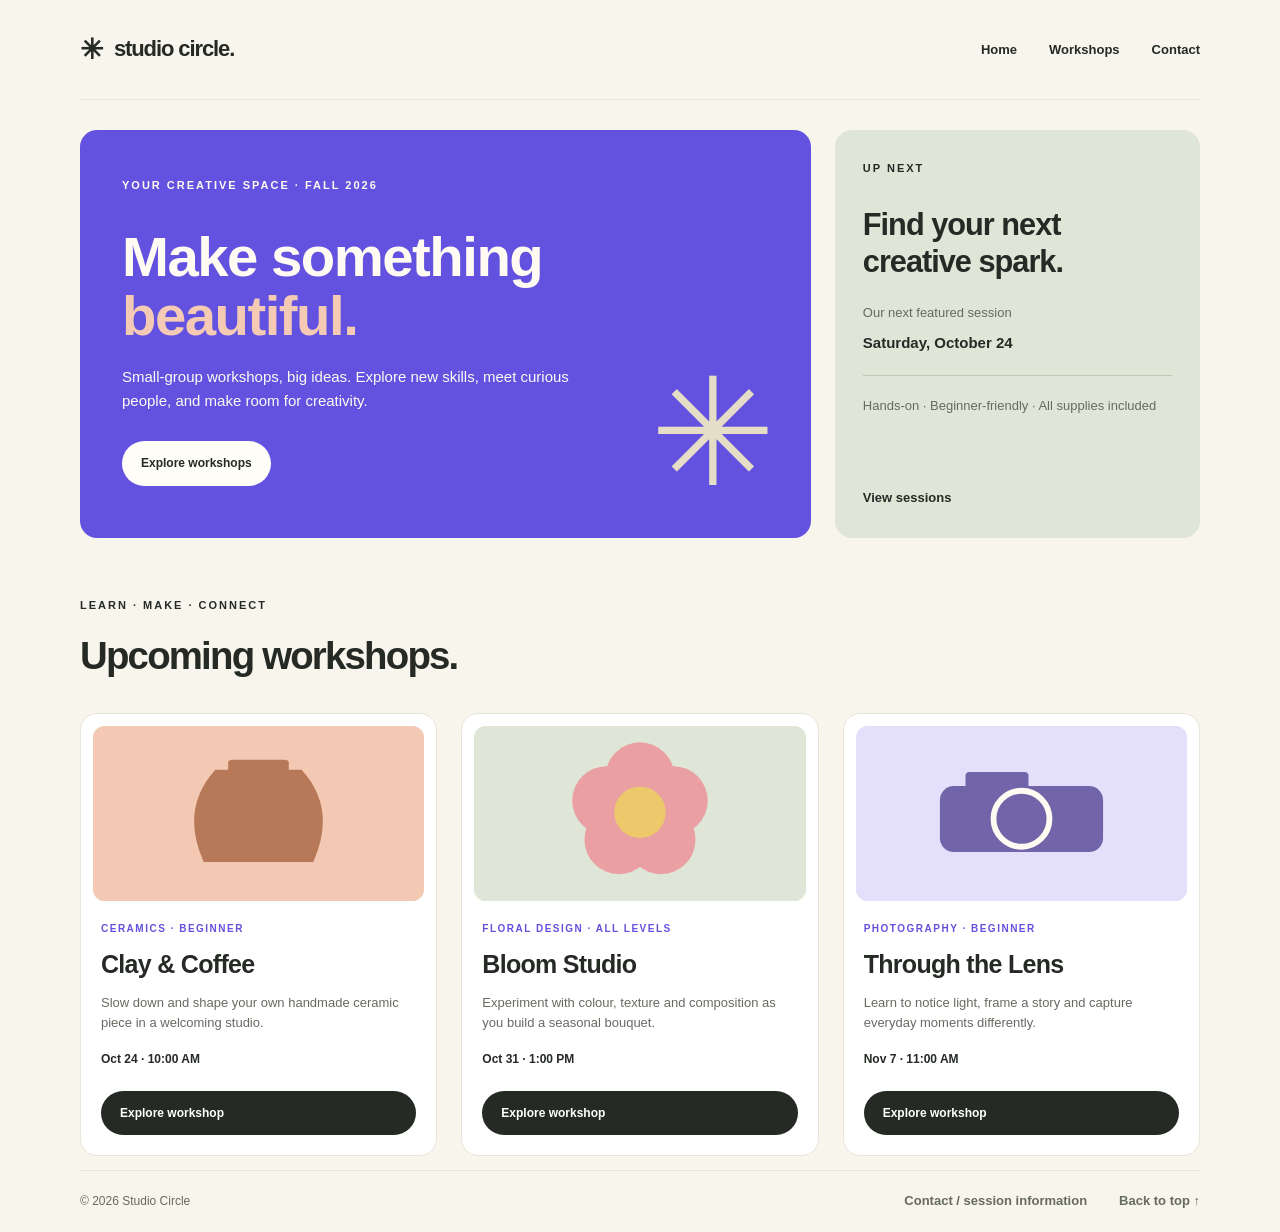
<file: index.html>
<!DOCTYPE html>
<html lang="en">
<head>
  <meta charset="UTF-8">
  <meta name="viewport" content="width=device-width, initial-scale=1.0">
  <meta name="description" content="Discover creative workshops in design, photography and art.">
  <title>Studio Circle | Creative Workshops</title>
  <link rel="stylesheet" href="css/style.css">
</head>
<body>
  <a class="skip-link" href="#home">Skip to main content</a>
  <header class="site-header">
    <a class="logo" href="#home" aria-label="Studio Circle home"><span class="logo-mark" aria-hidden="true">✳</span> studio circle<span class="logo-dot">.</span></a>
    <nav aria-label="Main navigation"><a href="#home">Home</a><a href="#workshops">Workshops</a><a href="#contact">Contact</a></nav>
  </header>
  <main class="container" id="home" tabindex="-1">
    <section class="hero-grid" aria-label="Featured workshop and details">
      <div class="spotlight">
        <span class="eyebrow">YOUR CREATIVE SPACE · FALL 2026</span>
        <h1>Make something <em>beautiful.</em></h1>
        <p>Small-group workshops, big ideas. Explore new skills, meet curious people, and make room for creativity.</p>
        <a class="button button-light" href="#workshops">Explore workshops</a>
        <div class="spotlight-deco" aria-hidden="true">✳</div>
      </div>
      <aside class="quick-info" aria-label="Upcoming session information">
        <span class="eyebrow">UP NEXT</span>
        
        <h2>Find your next creative spark.</h2>
        <p>Our next featured session</p>
        <strong><time datetime="2026-10-24">Saturday, October 24</time></strong>
        <span class="info-divider"></span>
        <p>Hands-on · Beginner-friendly · All supplies included</p>
        <a href="#workshops" class="text-link">View sessions</a>
      </aside>
    </section>
    <section class="workshops" id="workshops" aria-labelledby="workshops-heading">
      <div class="section-heading"><div><span class="eyebrow">LEARN · MAKE · CONNECT</span><h2 id="workshops-heading">Upcoming workshops.</h2></div><p>Find your next favourite thing to make.</p></div>
      <div class="cards-gallery">
        <article class="card"><div class="card-art art-pottery"><img src="assets/pottery.svg" alt="Illustration of a terracotta pot" width="640" height="400" loading="lazy"><span class="art-label">01 / CREATE</span></div><div class="card-content"><span class="category">CERAMICS · BEGINNER</span><h3>Clay & Coffee</h3><p>Slow down and shape your own handmade ceramic piece in a welcoming studio.</p><div class="card-meta"><time datetime="2026-10-24T10:00">Oct 24 · 10:00 AM</time></div><a class="button button-dark" href="sessions.html#clay-details">Explore workshop</a></div></article>
        <article class="card"><div class="card-art art-floral"><img src="assets/floral.svg" alt="Illustration of a pink flower with a golden centre" width="640" height="400" loading="lazy"><span class="art-label">02 / GROW</span></div><div class="card-content"><span class="category">FLORAL DESIGN · ALL LEVELS</span><h3>Bloom Studio</h3><p>Experiment with colour, texture and composition as you build a seasonal bouquet.</p><div class="card-meta"><time datetime="2026-10-31T13:00">Oct 31 · 1:00 PM</time></div><a class="button button-dark" href="sessions.html#bloom-details">Explore workshop</a></div></article>
        <article class="card"><div class="card-art art-photo"><img src="assets/photo.svg" alt="Illustration of a purple camera on a lavender background" width="640" height="400" loading="lazy"><span class="art-label">03 / EXPLORE</span></div><div class="card-content"><span class="category">PHOTOGRAPHY · BEGINNER</span><h3>Through the Lens</h3><p>Learn to notice light, frame a story and capture everyday moments differently.</p><div class="card-meta"><time datetime="2026-11-07T11:00">Nov 7 · 11:00 AM</time></div><a class="button button-dark" href="sessions.html#lens-details">Explore workshop</a></div></article>
      </div>
    </section>

  </main>
  <footer class="site-footer" id="contact">
    <div class="footer-copy"><p>© 2026 Studio Circle</p></div>
    <nav aria-label="Footer navigation"><a href="sessions.html">Contact / session information</a><a href="#home">Back to top ↑</a></nav>
  </footer>
</body>
</html>
</file>
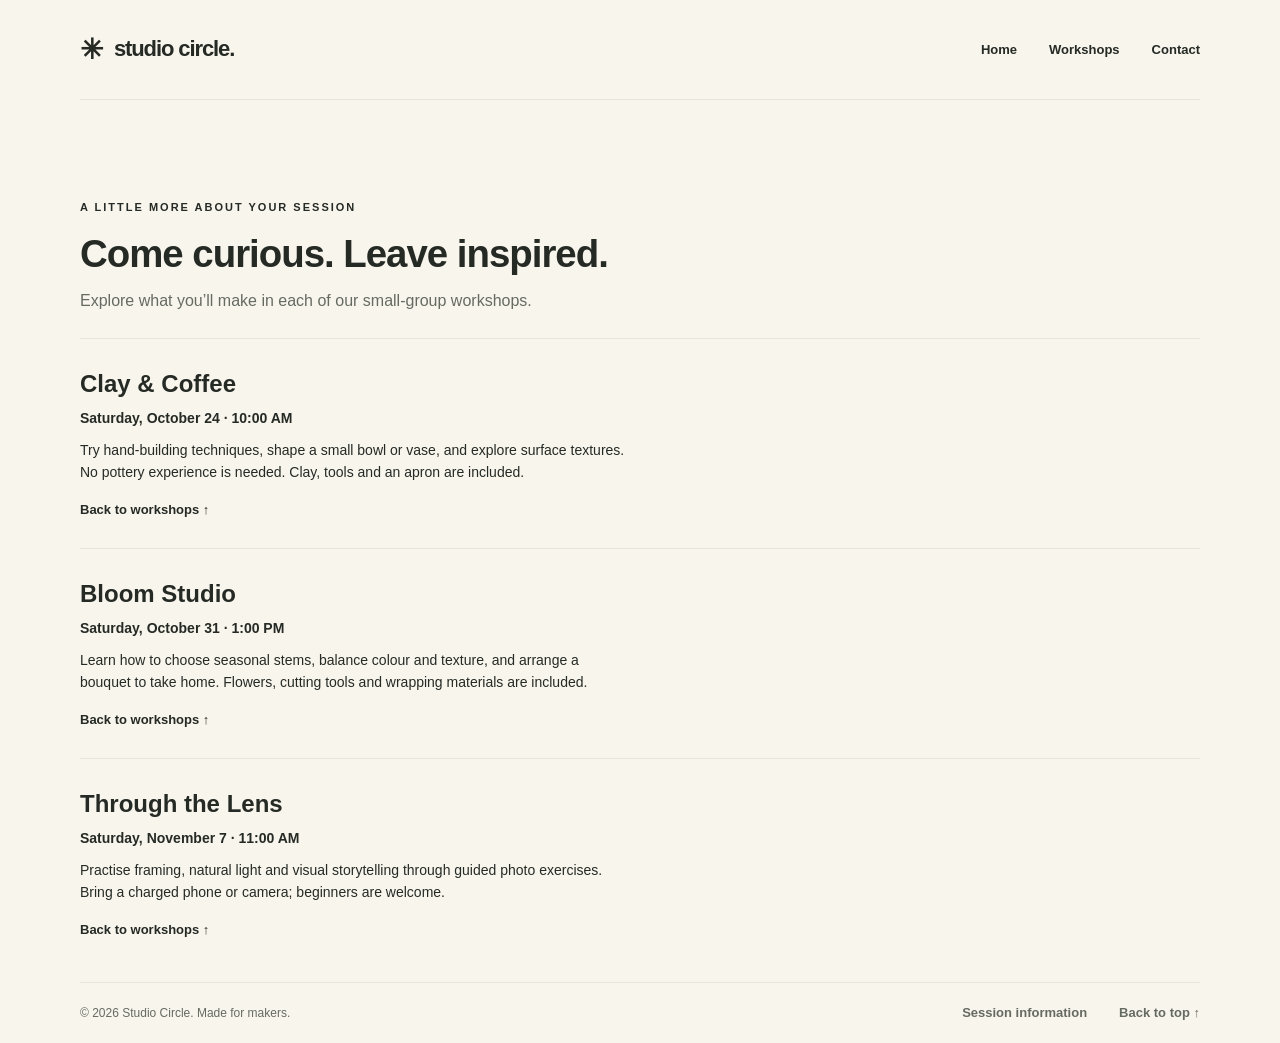
<file: sessions.html>
<!DOCTYPE html>
<html lang="en">
<head>
  <meta charset="UTF-8">
  <meta name="viewport" content="width=device-width, initial-scale=1.0">
  <meta name="description" content="Discover creative workshops in design, photography and art.">
  <title>Session Details | Studio Circle</title>
  <link rel="stylesheet" href="css/style.css">
</head>
<body>
  <a class="skip-link" href="index.html#home">Skip to main content</a>
  <header class="site-header">
    <a class="logo" href="index.html#home" aria-label="Studio Circle home"><span class="logo-mark" aria-hidden="true">✳</span> studio circle<span class="logo-dot">.</span></a>
    <nav aria-label="Main navigation"><a href="index.html#home">Home</a><a href="index.html#workshops">Workshops</a><a href="#contact">Contact</a></nav>
  </header>
  <main class="container" id="home" tabindex="-1">
    <section class="session-section" aria-labelledby="session-heading">
      <span class="eyebrow">A LITTLE MORE ABOUT YOUR SESSION</span>
      <h2 id="session-heading">Come curious. Leave inspired.</h2>
      <p class="session-intro">Explore what you’ll make in each of our small-group workshops.</p>
      <article class="session-detail" id="clay-details" tabindex="-1"><h3>Clay & Coffee</h3><p class="session-date">Saturday, October 24 · 10:00 AM</p><p>Try hand-building techniques, shape a small bowl or vase, and explore surface textures. No pottery experience is needed. Clay, tools and an apron are included.</p><a class="text-link" href="index.html#workshops">Back to workshops ↑</a></article>
      <article class="session-detail" id="bloom-details" tabindex="-1"><h3>Bloom Studio</h3><p class="session-date">Saturday, October 31 · 1:00 PM</p><p>Learn how to choose seasonal stems, balance colour and texture, and arrange a bouquet to take home. Flowers, cutting tools and wrapping materials are included.</p><a class="text-link" href="index.html#workshops">Back to workshops ↑</a></article>
      <article class="session-detail" id="lens-details" tabindex="-1"><h3>Through the Lens</h3><p class="session-date">Saturday, November 7 · 11:00 AM</p><p>Practise framing, natural light and visual storytelling through guided photo exercises. Bring a charged phone or camera; beginners are welcome.</p><a class="text-link" href="index.html#workshops">Back to workshops ↑</a></article>
    </section>
  </main>
  <footer class="site-footer" id="contact">
    <div class="footer-copy"><p>© 2026 Studio Circle. Made for makers.</p></div>
    <nav aria-label="Footer navigation"><a href="#session-heading">Session information</a><a href="index.html#home">Back to top ↑</a></nav>
  </footer>
</body>
</html>
</file>
<file: css/style.css>
:root { --ink:#252a25; --muted:#666b62; --cream:#f8f5ed; --orange:#6252df; --peach:#dfe6d7; --border:#e9e4d9; --radius:17px; }

* { 
   margin:0; 
   padding:0; 
   box-sizing:border-box; }

html { 
   scroll-behavior:smooth; 
}

body { 
   background:var(--cream); 
   color:var(--ink); 
   font-family:Arial,Helvetica,sans-serif; 
   line-height:1.55; 
}

a { 
   color:inherit; 
   text-decoration:none; 
}

a:focus-visible { 
   outline:3px solid var(--orange); 
   outline-offset:4px; 
}

.site-header, .site-footer { 
   display:flex; 
   justify-content:space-between; 
   align-items:center; 
   gap:18px; 
   flex-wrap:wrap; 
}

.site-header { 
   max-width:1280px;
   margin:0 auto 20px; 
   padding:25px 0; 
   width:calc(100% - 40px); 
   border-bottom:1px solid var(--border); 
}

.logo { 
   font-size:22px; 
   font-weight:800; 
   letter-spacing:-1.1px; 
   white-space:nowrap; 
}

.logo-mark { 
   color:var(--ink); 
   font-size:28px; 
   vertical-align:middle; 
   margin-right:7px; 
}

.logo-dot { 
   color:inherit;
}

nav { 
   display:flex; 
   flex-wrap:wrap; 
   gap:18px; 
   font-size:13px; 
   font-weight:700; 
}

nav a:hover,.site-footer a:hover { 
   color:var(--orange);
 }


.container { 
   max-width:1440px; 
   margin:0 auto; 
   padding:0 20px 65px; 
}

.hero-grid, .cards-gallery { 
   display:grid; 
   grid-template-columns:1fr; 
   gap:24px; 
}

.spotlight, .quick-info { 
   border-radius:var(--radius); 
   min-width:0; 
}

.spotlight { 
   background:var(--orange); 
   color:#fffaf2; 
   padding:45px 28px; 
   position:relative; 
   overflow:hidden; 
   min-height:335px; 
}

.eyebrow,.category { 
   font-size:11px; 
   font-weight:800; 
   letter-spacing:2px; 
}

.spotlight h1 { 
   font-size:clamp(36px,4.4vw,64px); 
   letter-spacing:-1.5px; 
   line-height:1.05; 
   max-width:630px; 
   margin:30px 0 20px; 
   position:relative; 
   z-index:1; 
}

.spotlight h1 em { 
   font-family:inherit; 
   font-style:normal; 
   font-weight:800;
   color:#f4cab5; 
}

.spotlight p { 
   max-width:450px; 
   font-size:15px; 
   position:relative; 
   z-index:1; 
}

.button { 
   display:inline-flex; 
   justify-content:flex-start; 
   align-items:center; 
   gap:22px; 
   border-radius:40px; 
   padding:13px 19px; 
   font-size:12px; 
   font-weight:800; 
   transition:transform .2s; 
}

.button:hover { 
   transform:translateY(-2px);
 }

.button-light { 
   background:#fffdf7; 
   color:var(--ink); 
   margin-top:29px; 
   position:relative; 
   z-index:1; 
}

.spotlight-deco { 
   display:none; 
   position:absolute; 
   right:35px; 
   bottom:30px; 
   font-size:150px; 
   line-height:1; 
   color:#e5ddc5; 
   opacity:1; 
}

.quick-info { 
   min-height:260px; 
   background:var(--peach); 
   padding:35px 28px; 
   display:flex; 
   flex-direction:column; 
   align-items:flex-start; 
}

.info-icon { 
   font-size:67px; 
   color:var(--orange); 
   line-height:1.3; 
   margin-top:17px; 
}

.quick-info h2 { 
   font-size:clamp(24px,2.4vw,35px); 
   letter-spacing:-1px; 
   line-height:1.2; 
   margin:30px 0 22px; 
}

.quick-info p { 
   color:#666b62; 
   font-size:13px; 
   margin-bottom:8px; }

.quick-info strong { 
   font-size:15px; 
}

.info-divider { 
   width:100%; 
   border-top:1px solid #bec9b4; 
   margin:20px 0; 
}

.text-link { 
   margin-top:auto; 
   padding-top:17px; 
   font-weight:800; 
   font-size:13px; 
   text-decoration:none; 
}

.workshops { 
   padding-top:54px; 
}

.section-heading { 
   margin-bottom:27px;
}

.section-heading h2 { 
   font-size:clamp(30px,3vw,43px); 
   letter-spacing:-1.8px; 
   margin-top:9px; }

.section-heading p { 
   color:var(--muted); 
   font-size:13px; 
   margin-top:8px; 
}

.card { 
   display:flex; 
   flex-direction:column; 
   background:#fff; 
   border:1px solid var(--border); 
   border-radius:var(--radius); 
   overflow:hidden; 
   min-width:0; 
}

.card-art { 
   height:175px;
   margin:12px 12px 0; 
   border-radius:12px; 
   overflow:hidden; 
   display:flex; 
   align-items:center; 
   justify-content:center; 
   position:relative;
 }

.card-art>span:first-child { 
   font-family:Georgia,serif; 
   font-size:142px; 
   line-height:1; 
}

.art-pottery { 
   background:#e6d3c0; 
   color:#9f7054; }
   
.art-floral { 
   background:#dfe8c9; 
   color:#7d976a; }
   
.art-photo { 
   background:#d7e1e7; 
   color:#567f92; 
}

.art-label { 
   display:none; 
   position:absolute; 
   bottom:15px; 
   left:19px; 
   font-size:10px; 
   font-weight:800; 
   letter-spacing:2px; 
   color:var(--ink);
 }

.card-content { 
   padding:20px; 
   display:flex; 
   flex-direction:column; 
   flex:1; 
}


.category { 
   color:var(--orange); 
   font-size:10px; 
   letter-spacing:1.5px; 
}

.card h3 { 
   font-size:25px; 
   letter-spacing:-.7px; 
   margin:9px 0; 
}

.card p { 
   font-size:13px; 
   color:var(--muted); 
   margin-bottom:17px; 
}

.card-meta { 
   font-size:12px; 
   font-weight:800; 
   margin-bottom:22px; 
}

.button-dark { 
   background:var(--ink); 
   color:white; 
   margin-top:auto; 
   align-self:stretch; 
}

.site-footer { 
   border-top:1px solid var(--border); 
   padding:26px 20px; max-width:1280px; 
   margin:0 auto; font-size:12px; 
   color:var(--muted); 
}


.skip-link { 
   position:absolute; 
   left:20px; top:0; 
   transform:translateY(-150%); 
   background:var(--ink); 
   color:#fff; 
   padding:12px 18px; 
   z-index:10;
}

.skip-link:focus { 
   transform:translateY(0);
}

.card-art img { 
   display:block;
   width:100%; 
   height:100%; 
   object-fit:cover; 
}

.session-section { 
   padding-top:64px;
}

.session-section>h2 { 
   font-size:clamp(28px,3vw,40px); 
   line-height:1.2; 
   letter-spacing:-1px; 
   margin:12px 0; 
}

.session-intro { 
   color:var(--muted); 
   margin-bottom:24px;
}

.session-detail { 
   padding:26px 0; 
   border-top:1px solid var(--border); 
   scroll-margin-top:24px; 
}

.session-detail h3 { 
   font-size:24px; 
   margin-bottom:6px; 
}

.session-detail p { 
   max-width:70ch; 
   font-size:14px; 
}

.session-detail .session-date { 
   font-weight:700; 
   margin-bottom:10px; 
}

.session-detail .text-link { 
   display:inline-block; 
}

.footer-copy { 
   min-width:0;
 }

.demo-note { 
   max-width:62ch; 
   font-size:11px; 
   margin-top:6px; 
}

nav a { 
   padding:6px 0;
 }

@media (prefers-reduced-motion:reduce) {
 html { scroll-behavior:auto; }

 .button { transition:none; }

 .button:hover { transform:none; }
}

@media (min-width:768px) {
 .site-header { padding:28px 0; margin-bottom:30px; width:calc(100% - 160px); }
 nav { gap:32px; }

 .container { padding:0 80px 14px; }
 
 .spotlight-deco { display:block; }

 .hero-grid { grid-template-columns:2fr 1fr; }

 .cards-gallery { grid-template-columns:repeat(auto-fit,minmax(250px,1fr)); }

 .spotlight { padding:42px; min-height:408px; }


 .quick-info 
 { padding:30px clamp(20px,2.2vw,32px); }

 .section-heading
 { display:block; }

 .section-heading p 
 { display:none; }

 .site-footer 
 { padding:14px 0; width:calc(100% - 160px); }
}
</file>
